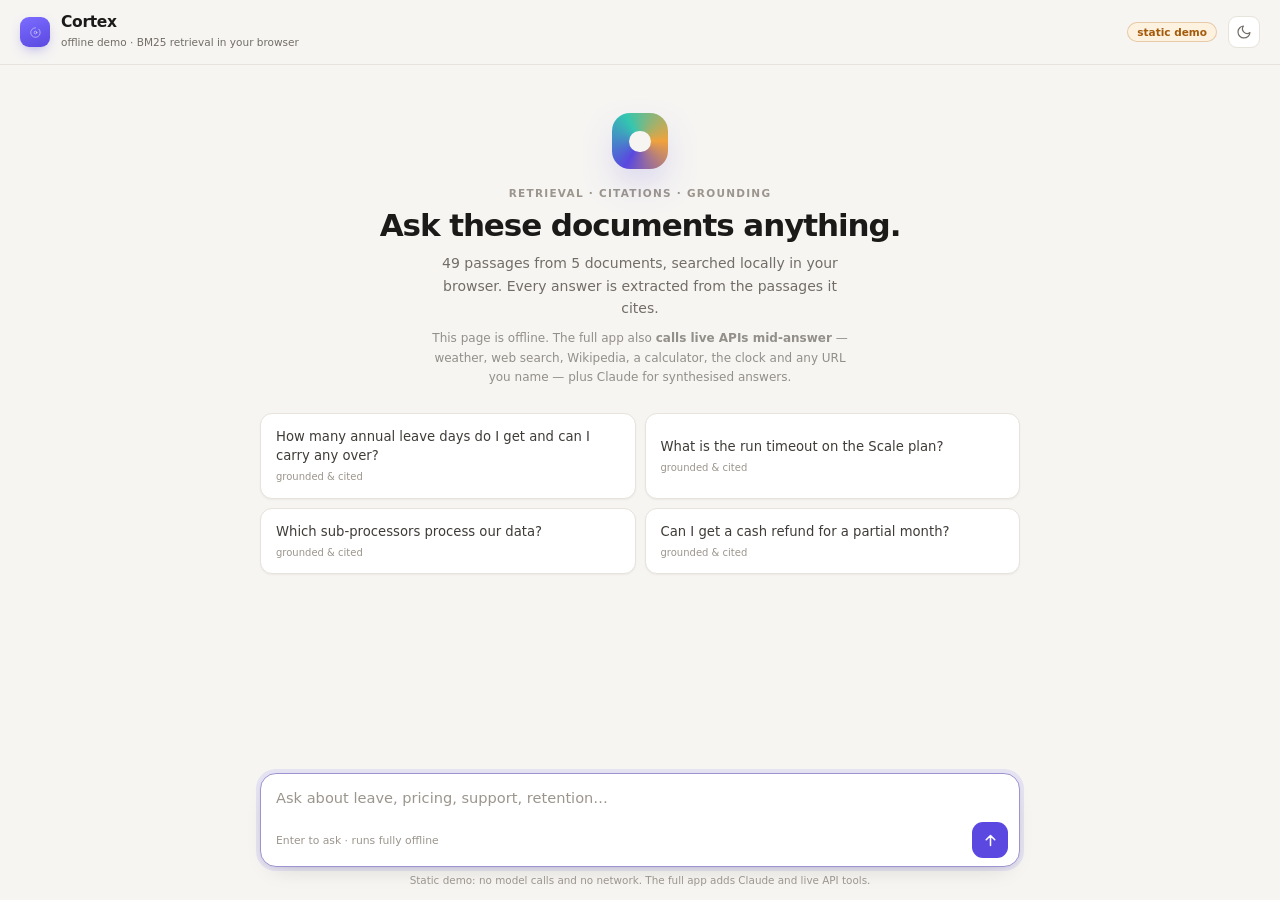
<file: Cortex-demo.html>
<!doctype html>
<html lang="en" data-theme="light">
<head>
<meta charset="utf-8">
<meta name="viewport" content="width=device-width, initial-scale=1">
<title>Cortex — offline demo</title>
<style>
:root{
  --bg:#f6f5f2; --panel:#fff; --panel-2:#fbfaf7; --panel-3:#f2f0ec;
  --ink:#1b1a18; --ink-2:#3f3c38; --muted:#726d66; --faint:#9b958d;
  --line:#e7e3dc; --line-strong:#d8d2c9;
  --accent:#5a48e0; --accent-2:#7c6cff; --accent-soft:#efecfe; --accent-line:#ded8fd;
  --ok:#0f7a5f; --ok-soft:#e6f5f0; --devel:#a55a09; --warn-soft:#fdf1e0;
  --shadow-md:0 1px 3px rgba(28,24,18,.06),0 10px 26px -14px rgba(28,24,18,.22);
  --shadow-lg:0 2px 6px rgba(28,24,18,.06),0 24px 60px -22px rgba(28,24,18,.30);
  --font:"Inter",ui-sans-serif,system-ui,-apple-system,"Segoe UI",Roboto,Arial,sans-serif;
  --mono:ui-monospace,"SF Mono",Menlo,Consolas,monospace;
}
[data-theme=dark]{
  --bg:#121211; --panel:#1a1917; --panel-2:#1f1e1b; --panel-3:#262420;
  --ink:#efece6; --ink-2:#d4cfc6; --muted:#a49e94; --faint:#847e74;
  --line:#2d2b27; --line-strong:#3b3833;
  --accent:#9a8bff; --accent-2:#b3a7ff; --accent-soft:#241f3f; --accent-line:#38305f;
  --ok:#4ed3a8; --ok-soft:#16302a; --devel:#f0b264; --warn-soft:#332614;
}
*{box-sizing:border-box}
body{margin:0;height:100vh;overflow:hidden;font-family:var(--font);background:var(--bg);color:var(--ink);
  -webkit-font-smoothing:antialiased;display:flex;flex-direction:column}
svg{width:16px;height:16px;fill:none;stroke:currentColor;stroke-width:1.8;stroke-linecap:round;stroke-linejoin:round}
header{display:flex;align-items:center;gap:11px;padding:14px 20px;border-bottom:1px solid var(--line);flex:none}
.logo{width:30px;height:30px;border-radius:9px;background:linear-gradient(160deg,var(--accent-2),var(--accent));
  display:grid;place-items:center;box-shadow:0 5px 14px -6px rgba(90,72,224,.7)}
.logo svg{stroke:#fff;width:17px;height:17px}
.brand{line-height:1.15}
.brand strong{font-size:15.5px;letter-spacing:-.02em;display:block}
.brand span{font-size:10.5px;color:var(--muted)}
.spacer{flex:1}
.pill{font-size:10.5px;font-weight:650;padding:3px 9px;border-radius:99px;background:var(--warn-soft);
  color:var(--devel);border:1px solid color-mix(in srgb,var(--devel) 26%,transparent);white-space:nowrap}
.iconbtn{width:32px;height:32px;border-radius:9px;border:1px solid var(--line);background:var(--panel);
  color:var(--muted);display:grid;place-items:center;cursor:pointer}
.iconbtn:hover{color:var(--ink);border-color:var(--line-strong)}
main{flex:1;overflow-y:auto;padding:22px 20px 8px}
.wrap{max-width:760px;margin:0 auto}
.hero{text-align:center;padding:26px 0 8px}
.orb{width:56px;height:56px;border-radius:18px;margin:0 auto 18px;background:conic-gradient(from 210deg,var(--accent),#33c6b0,#f0a23c,var(--accent));
  box-shadow:0 16px 40px -16px rgba(90,72,224,.7);position:relative}
.orb::after{content:"";position:absolute;inset:31%;border-radius:50%;background:var(--bg)}
.eyebrow{font-size:10.5px;text-transform:uppercase;letter-spacing:.12em;color:var(--faint);font-weight:640;margin:0 0 9px}
h1{font-size:clamp(24px,3.4vw,31px);letter-spacing:-.035em;margin:0 0 9px;font-weight:660;line-height:1.13}
.sub{color:var(--muted);font-size:14px;line-height:1.6;max-width:430px;margin:0 auto}
.grid{display:grid;grid-template-columns:1fr 1fr;gap:9px;margin-top:26px;text-align:left}
.card{text-align:left;cursor:pointer;padding:13px 15px;border-radius:12px;background:var(--panel);
  border:1px solid var(--line);font-size:13.2px;line-height:1.45;color:var(--ink-2);transition:.15s;
  box-shadow:0 1px 2px rgba(28,24,18,.05);font-family:inherit}
.card:hover{border-color:var(--accent-line);background:var(--accent-soft);color:var(--accent);transform:translateY(-1px)}
.card span{display:block;font-size:10px;color:var(--faint);margin-top:5px}
.card:hover span{color:var(--accent)}
.msg{display:flex;gap:11px;margin-bottom:24px}
.av{width:28px;height:28px;border-radius:9px;flex:none;display:grid;place-items:center;font-size:10.5px;
  font-weight:700;background:var(--panel-3);color:var(--muted);border:1px solid var(--line);margin-top:2px}
.msg.bot .av{background:linear-gradient(160deg,var(--accent-2),var(--accent));border:0}
.msg.bot .av svg{stroke:#fff;width:15px;height:15px}
.body{min-width:0;flex:1}
.who{font-size:11.8px;font-weight:650;margin-bottom:5px}
.msg.user .body{background:#f1eefb;border:1px solid var(--accent-line);padding:11px 15px;border-radius:14px 14px 14px 4px;font-size:14.2px;line-height:1.55}
[data-theme=dark] .msg.user .body{background:#242136}
.content{font-size:14.4px;line-height:1.68}
.content p{margin:0 0 10px}
.content ul{margin:0 0 11px;padding-left:21px}
.content li{margin:5px 0}
.content strong{font-weight:640}
.cite{display:inline-grid;place-items:center;min-width:17px;height:17px;padding:0 4px;margin:0 1px;
  vertical-align:1px;border-radius:5px;cursor:pointer;font-size:10.5px;font-weight:700;
  background:var(--accent-soft);color:var(--accent);border:1px solid var(--accent-line);font-family:var(--font)}
.cite:hover{background:var(--accent);color:#fff}
.srcwrap{margin-top:11px}
.srchead{display:inline-flex;align-items:center;gap:6px;font-size:11.8px;font-weight:600;color:var(--muted);
  background:none;border:0;cursor:pointer;padding:4px 0;font-family:inherit}
.srchead:hover{color:var(--accent)}
.srcs{display:flex;flex-wrap:wrap;gap:6px;margin-top:5px}
.chip{display:inline-flex;align-items:center;gap:6px;font-size:11.4px;padding:4px 9px 4px 6px;border-radius:8px;
  cursor:pointer;background:var(--panel-2);border:1px solid var(--line);color:var(--ink-2);font-family:inherit}
.chip:hover{border-color:var(--accent-line);background:var(--accent-soft);color:var(--accent)}
.chip .n{font-weight:700;font-size:9.5px;width:15px;height:15px;border-radius:4px;display:grid;place-items:center;
  background:var(--accent-soft);color:var(--accent)}
.chip .pg{color:var(--faint)}
.meta{display:flex;gap:8px;align-items:center;margin-top:9px;font-size:10.8px;color:var(--faint)}
.ground{display:inline-flex;align-items:center;gap:5px;font-size:10.8px;font-weight:560;padding:3px 8px;
  border-radius:99px;background:var(--ok-soft);color:var(--ok);border:1px solid color-mix(in srgb,var(--ok) 26%,transparent)}
footer{flex:none;padding:8px 20px 14px}
.composer{max-width:760px;margin:0 auto;background:var(--panel);border:1px solid var(--line-strong);
  border-radius:16px;padding:11px 11px 8px 15px;box-shadow:var(--shadow-md);display:flex;flex-direction:column;gap:8px}
.composer:focus-within{border-color:color-mix(in srgb,var(--accent) 45%,var(--line-strong));
  box-shadow:0 0 0 4px color-mix(in srgb,var(--accent) 11%,transparent),var(--shadow-md)}
textarea{width:100%;border:0;outline:0;resize:none;background:transparent;color:var(--ink);font:inherit;
  font-size:14.6px;line-height:1.55;max-height:140px;padding:2px 0 4px}
textarea::placeholder{color:var(--faint)}
.bar{display:flex;align-items:center;justify-content:space-between}
.hint{font-size:10.8px;color:var(--faint)}
.send{width:36px;height:36px;border-radius:11px;border:0;background:var(--accent);color:#fff;
  display:grid;place-items:center;cursor:pointer}
.send:disabled{opacity:.35;cursor:not-allowed}
.send svg{width:17px;height:17px;stroke-width:2.2}
.foot{max-width:760px;margin:7px auto 0;text-align:center;font-size:10.4px;color:var(--faint)}
.pop{position:fixed;z-index:60;width:min(430px,calc(100vw - 28px));background:var(--panel);
  border:1px solid var(--line-strong);border-radius:14px;box-shadow:var(--shadow-lg);padding:12px 14px 13px}
.pop h4{margin:0 0 2px;font-size:12.8px;letter-spacing:-.01em}
.pop .pm{font-size:10.8px;color:var(--faint);display:flex;gap:7px;flex-wrap:wrap}
.pop .pb{margin-top:9px;padding-top:9px;border-top:1px solid var(--line);font-size:12.4px;line-height:1.6;
  color:var(--ink-2);max-height:230px;overflow-y:auto;white-space:pre-wrap}
.pop .pb mark{background:color-mix(in srgb,var(--accent) 20%,transparent);color:inherit;border-radius:3px;padding:0 2px}
.x{position:absolute;top:9px;right:9px;width:24px;height:24px;border:0;background:none;color:var(--faint);
  cursor:pointer;border-radius:6px;display:grid;place-items:center}
.x:hover{background:var(--panel-3);color:var(--ink)}
.hidden{display:none!important}
@media(max-width:680px){.grid{grid-template-columns:1fr}main{padding:16px 13px 6px}footer{padding:6px 12px 12px}}
</style>
</head>
<body>
<header>
  <div class="logo"><svg viewBox="0 0 64 64"><path d="M32 14a18 18 0 1 0 12.7 5.3"/><circle cx="32" cy="32" r="5"/></svg></div>
  <div class="brand"><strong>Cortex</strong><span>offline demo · BM25 retrieval in your browser</span></div>
  <div class="spacer"></div>
  <span class="pill">static demo</span>
  <button class="iconbtn" id="theme" title="Toggle theme">
    <svg viewBox="0 0 24 24"><path d="M21 12.8A9 9 0 1 1 11.2 3a7 7 0 0 0 9.8 9.8z"/></svg>
  </button>
</header>

<main id="scroller">
  <div class="wrap" id="thread">
    <div class="hero" id="hero">
      <div class="orb"></div>
      <p class="eyebrow">retrieval · citations · grounding</p>
      <h1>Ask these documents anything.</h1>
      <p class="sub">49 passages from 5 documents, searched locally in your browser.
        Every answer is extracted from the passages it cites.</p>
      <p class="sub" style="margin-top:10px;font-size:12px;opacity:.75">
        This page is offline. The full app also <b>calls live APIs mid-answer</b> —
        weather, web search, Wikipedia, a calculator, the clock and any URL you name —
        plus Claude for synthesised answers.
      </p>
      <div class="grid" id="starters"></div>
    </div>
  </div>
</main>

<footer>
  <div class="composer">
    <textarea id="input" rows="1" placeholder="Ask about leave, pricing, support, retention…"></textarea>
    <div class="bar">
      <span class="hint">Enter to ask · runs fully offline</span>
      <button class="send" id="send" aria-label="Send">
        <svg viewBox="0 0 24 24"><path d="M12 19V5M6 11l6-6 6 6"/></svg>
      </button>
    </div>
  </div>
  <div class="foot">Static demo: no model calls and no network. The full app adds Claude and live API tools.</div>
</footer>

<div class="pop hidden" id="pop">
  <button class="x" id="popx"><svg viewBox="0 0 24 24"><path d="M6 6l12 12M18 6L6 18"/></svg></button>
  <h4 id="popt"></h4>
  <div class="pm" id="popm"></div>
  <div class="pb" id="popb"></div>
</div>

<script>
const CHUNKS = [{"d":"Aurora_Flow_Product_Guide.md","h":"Aurora Flow — Product Guide (v4.2) › What Aurora Flow is","p":1,"t":"Aurora Flow — Product Guide (v4.2) › What Aurora Flow is\n\nAurora Flow is a workflow automation platform for mid-market operations teams. It connects business systems, adds human approval steps, and gives teams a single audit trail. Version 4.2 shipped **12 March 2026** and is the current generally available release."},{"d":"Aurora_Flow_Product_Guide.md","h":"Aurora Flow — Product Guide (v4.2) › Core concepts","p":1,"t":"Aurora Flow — Product Guide (v4.2) › Core concepts\n\n**Workspaces** group related flows, members and data. Each customer account starts with one workspace; Enterprise plans support up to 50.\n\n**Flows** are the automation units. A flow starts with a trigger, then runs a sequence of steps: actions (HTTP requests, database writes, notifications) and gates (human approvals, condition checks). A single flow can hold up to **250 steps**.\n\n**Runs** are executions of a flow. The default maximum run duration is **15 minutes**; the hard limit for any run is 2 hours. Long-running work should be split using the *Wait* step, which can pause a flow for up to 30 days.\n\n**Credentials** are encrypted at rest with AES-256 and are never exposed to flow authors after saving. Keys can be scoped per workspace."},{"d":"Aurora_Flow_Product_Guide.md","h":"Aurora Flow — Product Guide (v4.2) › Triggers","p":1,"t":"Aurora Flow — Product Guide (v4.2) › Triggers\n\n- **Webhook** — unique HTTPS endpoint per flow, 10 requests per second per flow.\n- **Schedule** — cron-style, minimum interval 1 minute, time zone aware.\n- **Event** — native listeners for HubSpot, Salesforce, Xero, Slack, Jira and Google Workspace.\n- **Manual** — run on demand from the UI or API.\n\nWebhook payloads are retained for **7 days** on all plans (30 days on Enterprise) for replay and debugging."},{"d":"Aurora_Flow_Product_Guide.md","h":"Aurora Flow — Product Guide (v4.2) › Plans and limits (2026 pricing)","p":1,"t":"Aurora Flow — Product Guide (v4.2) › Plans and limits (2026 pricing)\n\n| Plan | Monthly price | Included runs | Max flows | Seats included | Run timeout |\n| --- | --- | --- | --- | --- | --- |\n| Starter | $49 | 5,000 | 20 | 3 | 5 min |\n| Growth | $199 | 40,000 | 100 | 10 | 15 min |\n| Scale | $649 | 250,000 | Unlimited | 25 | 60 min |\n| Enterprise | Custom | Custom | Unlimited | Custom | 120 min |\n\nOverage is billed at **$0.004 per run** on Starter and Growth, and $0.0025 on Scale. Extra seats are $15 each per month on all self-serve plans. Annual billing saves 18%.\n\nSandbox environments are available on Scale and Enterprise and are billed at 30% of the production plan price."},{"d":"Aurora_Flow_Product_Guide.md","h":"Aurora Flow — Product Guide (v4.2) › Approvals","p":1,"t":"Aurora Flow — Product Guide (v4.2) › Approvals\n\nHuman approval gates can require a specific role, any member of a team, or a named approver. The default approval timeout is **48 hours**, after which the gate escalates to the assignee's manager. Approvers can act from email, Slack or the mobile app. Every decision records the approver, timestamp and IP address.\n\nApproval steps do not consume runs while waiting."},{"d":"Aurora_Flow_Product_Guide.md","h":"Aurora Flow — Product Guide (v4.2) › Integrations","p":1,"t":"Aurora Flow — Product Guide (v4.2) › Integrations\n\nAurora Flow ships 84 native connectors. The most used are Slack, HubSpot, Salesforce, Xero, Jira, Notion, Google Sheets, Microsoft Teams, Zendesk and Shopify. Anything without a native connector can be reached with the **HTTP step**, which supports OAuth 2.0, API keys, mTLS and custom headers.\n\nThe public REST API is rate-limited to **600 requests per minute per account**. API keys are created per workspace and shown only once."},{"d":"Aurora_Flow_Product_Guide.md","h":"Aurora Flow — Product Guide (v4.2) › AI features (beta)","p":1,"t":"Aurora Flow — Product Guide (v4.2) › AI features (beta)\n\nThe **Flow Copilot** lets users describe a workflow in natural language and generates a draft flow. Generated flows are always created in draft state and must be reviewed before activation. Copilot is available on Scale and Enterprise plans, limited to 500 generations per month per account; extra generations cost $0.02 each.\n\nThe **Anomaly Digest** uses run history to flag flows whose failure rate or duration deviates more than 3 standard deviations from their 30-day baseline. It emails a weekly digest on Mondays at 08:00 in the workspace's time zone."},{"d":"Aurora_Flow_Product_Guide.md","h":"Aurora Flow — Product Guide (v4.2) › Reliability and SLA","p":1,"t":"Aurora Flow — Product Guide (v4.2) › Reliability and SLA\n\nProduction targets: **99.9% monthly uptime** for the Flow Engine on Growth and above; 99.95% on Enterprise. Scheduled maintenance is announced at least 72 hours in advance and does not count against uptime. Service credits: 10% of monthly fees for uptime between 99.0% and 99.9%, 25% below 99.0%.\n\nStatus is published at status.auroraflow.example. Post-incident reviews are published within 5 business days for any severity-1 incident."},{"d":"Aurora_Flow_Product_Guide.md","h":"Aurora Flow — Product Guide (v4.2) › Data, security and compliance","p":1,"t":"Aurora Flow — Product Guide (v4.2) › Data, security and compliance\n\nRuns and payloads are retained for **30 days** by default (90 days on Scale, 12 months on Enterprise). Customer data is hosted in the EU (Frankfurt) or the US (Virginia), chosen at workspace creation and not changeable afterwards.\n\nAurora Flow is SOC 2 Type II certified, GDPR compliant, and offers a signed DPA on request. Data is encrypted in transit with TLS 1.2+ and at rest with AES-256. Backups run every 6 hours and are retained for 35 days.\n\nSingle sign-on via SAML 2.0 and SCIM provisioning are included on Scale and Enterprise. Audit logs are retained for 12 months on Enterprise, 90 days on Scale."},{"d":"Aurora_Flow_Product_Guide.md","h":"Aurora Flow — Product Guide (v4.2) › Mobile and accessibility","p":1,"t":"Aurora Flow — Product Guide (v4.2) › Mobile and accessibility\n\nThe mobile app supports approvals, run monitoring and push alerts. It requires iOS 16+ or Android 12+. The web app targets WCAG 2.2 AA; the flow canvas has full keyboard navigation as of v4.1."},{"d":"Aurora_Flow_Product_Guide.md","h":"Aurora Flow — Product Guide (v4.2) › Getting started","p":1,"t":"Aurora Flow — Product Guide (v4.2) › Getting started\n\nTypical time to first production flow is **under one hour**. The onboarding wizard imports a template, connects one system and runs a test execution. Templates are available for employee onboarding, invoice approval, lead routing and churn alerts."},{"d":"Aurora_Employee_Handbook.md","h":"Aurora Labs — Employee Handbook 2026 › About this handbook","p":1,"t":"Aurora Labs — Employee Handbook 2026 › About this handbook\n\nThis handbook applies to all permanent employees, fixed-term contractors and interns at Aurora Labs (Pty) Ltd, headquartered in Cape Town with a satellite office in Johannesburg. It is reviewed every January by the People team. Where this handbook conflicts with a signed employment contract, the contract takes precedence.\n\nQuestions about anything in this document go to people@auroralabs.example."},{"d":"Aurora_Employee_Handbook.md","h":"Aurora Labs — Employee Handbook 2026 › Leave and time off › Annual leave","p":1,"t":"Aurora Labs — Employee Handbook 2026 › Leave and time off › Annual leave\n\nPermanent employees accrue **25 days of paid annual leave per calendar year**, in addition to public holidays. Leave accrues monthly at 2.08 days per month and is available from the first day of employment. Up to **5 unused days may be carried over** into the next calendar year and must be used by 31 March, after which they are forfeited.\n\nLeave requests are made in Aurora Flow under *People → Time off*. Requests longer than five consecutive working days need approval from both the line manager and the People team. During December, the company enforces a **minimum team coverage of 50%** — managers may decline leave that would breach this."},{"d":"Aurora_Employee_Handbook.md","h":"Aurora Labs — Employee Handbook 2026 › Leave and time off › Sick leave","p":1,"t":"Aurora Labs — Employee Handbook 2026 › Leave and time off › Sick leave\n\nEmployees receive **30 days of paid sick leave per three-year cycle**. A medical certificate is required for any absence longer than two consecutive days. Sick leave may not be converted to cash and does not carry over between cycles."},{"d":"Aurora_Employee_Handbook.md","h":"Aurora Labs — Employee Handbook 2026 › Leave and time off › Parental leave","p":1,"t":"Aurora Labs — Employee Handbook 2026 › Leave and time off › Parental leave\n\n- **Primary caregiver:** 20 weeks fully paid.\n- **Secondary caregiver:** 8 weeks fully paid.\n- Adoption and surrogacy follow the same structure as parental leave, effective from the date the child joins the household.\n- Employees returning from parental leave may request a phased return (60% hours at full pay) for the first four weeks."},{"d":"Aurora_Employee_Handbook.md","h":"Aurora Labs — Employee Handbook 2026 › Leave and time off › Study and exam leave","p":1,"t":"Aurora Labs — Employee Handbook 2026 › Leave and time off › Study and exam leave\n\nEmployees may take **5 days of paid study leave per year** for approved courses related to their role. Approval is at manager discretion. Exam leave is deducted from this allowance."},{"d":"Aurora_Employee_Handbook.md","h":"Aurora Labs — Employee Handbook 2026 › Working arrangements › Remote and hybrid work","p":1,"t":"Aurora Labs — Employee Handbook 2026 › Working arrangements › Remote and hybrid work\n\nAurora Labs operates a **hybrid-first** model. All employees may work remotely up to **3 days per week**, with Tuesdays and Thursdays designated as anchor days in the office for teams. Fully remote arrangements require VP approval and a documented home-office assessment."},{"d":"Aurora_Employee_Handbook.md","h":"Aurora Labs — Employee Handbook 2026 › Working arrangements › Core hours","p":1,"t":"Aurora Labs — Employee Handbook 2026 › Working arrangements › Core hours\n\nCore collaboration hours are **10:00–15:00 SAST**, Monday to Friday. Outside core hours, employees may schedule work flexibly, provided they attend meetings and meet deliverables. Employees in other time zones agree core hours with their manager, with at least four overlapping hours with their team."},{"d":"Aurora_Employee_Handbook.md","h":"Aurora Labs — Employee Handbook 2026 › Working arrangements › Home-office allowance","p":1,"t":"Aurora Labs — Employee Handbook 2026 › Working arrangements › Home-office allowance\n\n- **New employees:** R12,000 one-off stipend, payable after probation, for a desk, chair or monitor.\n- **Existing employees:** R2,500 annual refresh allowance.\n- Equipment bought with the stipend belongs to the employee after 12 months of use."},{"d":"Aurora_Employee_Handbook.md","h":"Aurora Labs — Employee Handbook 2026 › Working arrangements › Internet and power","p":1,"t":"Aurora Labs — Employee Handbook 2026 › Working arrangements › Internet and power\n\nThe company reimburses **up to R800 per month** for home internet where remote work exceeds 2 days per week. During scheduled load-shedding, employees may claim a **R350 monthly backup-power allowance** without submitting invoices."},{"d":"Aurora_Employee_Handbook.md","h":"Aurora Labs — Employee Handbook 2026 › Expenses","p":1,"t":"Aurora Labs — Employee Handbook 2026 › Expenses\n\nAll expenses must be submitted within **30 days** of the transaction through Aurora Flow → Finance → Expenses. Receipts are mandatory for any claim above R150.\n\n| Category | Limit |\n| --- | --- |\n| Local accommodation | R2,400 per night |\n| International accommodation | R4,500 per night |\n| Meals during travel | R650 per day |\n| Client entertainment | R1,100 per person, pre-approved by a director |\n| Taxi / ride-hailing after 20:00 | Approved for safety, no cap |\n\nExpenses above R10,000 in total per month require an additional finance review. Corporate cards are issued to directors and team leads only."},{"d":"Aurora_Employee_Handbook.md","h":"Aurora Labs — Employee Handbook 2026 › Learning and development","p":1,"t":"Aurora Labs — Employee Handbook 2026 › Learning and development\n\nEach employee has an annual **L&D budget of R25,000** for courses, certifications, books and conferences. Requests are made in Aurora Flow and auto-approved if the amount is under R5,000 and the course relates to the employee's development plan. Unused L&D budget expires on 31 December and is not paid out.\n\nThe company runs **Learning Friday**: the last Friday of each month is reserved for learning, with no internal meetings scheduled."},{"d":"Aurora_Employee_Handbook.md","h":"Aurora Labs — Employee Handbook 2026 › Performance and progression","p":1,"t":"Aurora Labs — Employee Handbook 2026 › Performance and progression\n\nPerformance is reviewed twice a year (April and October) using a four-point scale: *Below, Meeting, Exceeding, Outstanding*. Promotion cycles run in **May and November**. Employees must be in their current role for at least 6 months and rated *Exceeding* or above to be eligible for promotion.\n\nCompensation is benchmarked annually against the South African market using a 60th percentile target. Bonuses, where applicable, are paid in December and are discretionary."},{"d":"Aurora_Employee_Handbook.md","h":"Aurora Labs — Employee Handbook 2026 › Conduct, security and data › Device and account security","p":1,"t":"Aurora Labs — Employee Handbook 2026 › Conduct, security and data › Device and account security\n\nAll laptops must have full-disk encryption and the Aurora endpoint agent installed. Passwords must be at least **14 characters** and managed in the company password manager — reuse is prohibited. Multi-factor authentication is mandatory on all company accounts. Hardware security keys are issued to engineering, finance and executive staff."},{"d":"Aurora_Employee_Handbook.md","h":"Aurora Labs — Employee Handbook 2026 › Conduct, security and data › Confidentiality","p":1,"t":"Aurora Labs — Employee Handbook 2026 › Conduct, security and data › Confidentiality\n\nCustomer data may only be processed in systems approved by the Security team. Copying production data to personal devices is prohibited. Any suspected data breach must be reported to security@auroralabs.example **within 1 hour** of discovery; the incident hotline is +27 21 555 0142."},{"d":"Aurora_Employee_Handbook.md","h":"Aurora Labs — Employee Handbook 2026 › Conduct, security and data › AI tool usage","p":1,"t":"Aurora Labs — Employee Handbook 2026 › Conduct, security and data › AI tool usage\n\nEmployees may use approved AI assistants (currently Claude via the company workspace) for drafting and analysis. **Customer data must never be pasted into unapproved AI tools.** AI-generated content that is shared externally must be reviewed by a human owner who takes responsibility for accuracy. Use of AI in hiring decisions is not permitted."},{"d":"Aurora_Employee_Handbook.md","h":"Aurora Labs — Employee Handbook 2026 › Travel","p":1,"t":"Aurora Labs — Employee Handbook 2026 › Travel\n\nDomestic travel is booked through the travel desk at least **7 days** in advance; international travel at least **21 days** in advance. Economy class for flights under 6 hours, premium economy for flights over 6 hours with director approval. Travel insurance is arranged automatically."},{"d":"Aurora_Employee_Handbook.md","h":"Aurora Labs — Employee Handbook 2026 › Onboarding","p":1,"t":"Aurora Labs — Employee Handbook 2026 › Onboarding\n\nNew employees receive their laptop by courier **before** their start date. Week 1 includes security training, a product deep-dive and a buddy assignment. Probation is **3 months** for individual contributors and **6 months** for managers. A first performance conversation happens at day 30."},{"d":"Aurora_Employee_Handbook.md","h":"Aurora Labs — Employee Handbook 2026 › Leaving Aurora","p":1,"t":"Aurora Labs — Employee Handbook 2026 › Leaving Aurora\n\nNotice periods: **30 days** for individual contributors, **60 days** for managers and directors. Exit interviews are conducted by the People team. Leave payouts are limited to the 5 carried-over days described above. Laptops must be returned within 5 working days of the last day."},{"d":"Aurora_Employee_Handbook.md","h":"Aurora Labs — Employee Handbook 2026 › Getting help","p":1,"t":"Aurora Labs — Employee Handbook 2026 › Getting help\n\n- People team: people@auroralabs.example\n- IT service desk: helpdesk@auroralabs.example or #it-help on Slack\n- Security incidents: security@auroralabs.example (1-hour reporting rule)\n- Payroll queries: payroll@auroralabs.example — cut-off for monthly changes is the **15th**."},{"d":"Aurora_Flow_Pricing_2026.csv","h":"","p":1,"t":"Starter — Monthly price (USD): 49, Annual price (USD): 482, Included runs: 5000, Max flows: 20, Seats: 3, Run timeout (min): 5, Support tier: Standard, Sandbox: No.\n\nGrowth — Monthly price (USD): 199, Annual price (USD): 1958, Included runs: 40000, Max flows: 100, Seats: 10, Run timeout (min): 15, Support tier: Priority, Sandbox: No.\n\nScale — Monthly price (USD): 649, Annual price (USD): 6386, Included runs: 250000, Max flows: Unlimited, Seats: 25, Run timeout (min): 60, Support tier: Named engineer, Sandbox: Yes.\n\nEnterprise — Monthly price (USD): Custom, Annual price (USD): Custom, Included runs: Custom, Max flows: Unlimited, Seats: Custom, Run timeout (min): 120, Support tier: Named engineer + QBR, Sandbox: Yes."},{"d":"Aurora_Support_Playbook.md","h":"Aurora Labs — Customer Support Playbook › Purpose and scope","p":1,"t":"Aurora Labs — Customer Support Playbook › Purpose and scope\n\nThis playbook defines how the Support team handles customer conversations for Aurora Flow. It covers severity definitions, response targets, escalation, refunds and the most common troubleshooting paths. The playbook is owned by the Head of Support and reviewed quarterly."},{"d":"Aurora_Support_Playbook.md","h":"Aurora Labs — Customer Support Playbook › Support channels and hours","p":1,"t":"Aurora Labs — Customer Support Playbook › Support channels and hours\n\n- **In-app chat and email** — 07:00 to 19:00 SAST, Monday to Friday.\n- **Emergency line** — 24/7 for severity-1 incidents only, reachable from the status page.\n- **Community forum** — monitored during business hours.\n\nFirst response targets are measured in **business hours**. Weekends and South African public holidays do not count."},{"d":"Aurora_Support_Playbook.md","h":"Aurora Labs — Customer Support Playbook › Severity definitions","p":1,"t":"Aurora Labs — Customer Support Playbook › Severity definitions\n\n| Severity | Definition | First response | Update cadence |\n| --- | --- | --- | --- |\n| S1 — Critical | Platform unavailable or data loss for multiple customers | 15 minutes, 24/7 | Every 60 minutes |\n| S2 — High | Major feature broken with no workaround; single customer fully blocked | 1 hour | Every 4 business hours |\n| S3 — Normal | Feature impaired but a workaround exists | 8 business hours | Every 2 business days |\n| S4 — Low | Question, cosmetic issue, feature request | 2 business days | As needed |\n\nAny ticket can be upgraded to S1 by an on-call engineer if the impact justifies it. Downgrades require the Support Lead's approval."},{"d":"Aurora_Support_Playbook.md","h":"Aurora Labs — Customer Support Playbook › Response and resolution targets","p":1,"t":"Aurora Labs — Customer Support Playbook › Response and resolution targets\n\n- Starter plan: standard targets above.\n- Growth plan: **S2 first response within 30 minutes**, S3 within 4 business hours.\n- Scale and Enterprise: **named support engineer**, S2 within 15 minutes, plus a monthly review call.\n\nResolution (not just response) targets: S1 — 4 hours; S2 — 2 business days; S3 — 10 business days. These are goals, not contractual SLAs, except where the Enterprise agreement says otherwise."},{"d":"Aurora_Support_Playbook.md","h":"Aurora Labs — Customer Support Playbook › The escalation matrix","p":1,"t":"Aurora Labs — Customer Support Playbook › The escalation matrix\n\n1. **Tier 1 (Support Specialist)** — triage, known-issue fixes, account questions.\n2. **Tier 2 (Support Engineer)** — log analysis, configuration problems, API issues.\n3. **Tier 3 (On-call Engineering)** — suspected platform bugs, data integrity, security.\n\nTier 2 must be engaged within 30 minutes for any S1 or S2. Tier 3 is paged through PagerDuty by the on-call engineer; support agents do not page Tier 3 directly. The **Incident Commander** for any S1 is the on-call engineering lead, not the support agent.\n\nStatus updates during S1 go to the customer every **60 minutes**, even when there is no new information."},{"d":"Aurora_Support_Playbook.md","h":"Aurora Labs — Customer Support Playbook › Refunds, credits and cancellation","p":1,"t":"Aurora Labs — Customer Support Playbook › Refunds, credits and cancellation\n\nSelf-serve plans (Starter, Growth, Scale) can be cancelled at any time from billing settings and remain active until the end of the paid period. The company does **not** provide cash refunds for partial months. Instead, the standard remedy is:\n\n- **14-day money-back guarantee** for first-time subscribers, measured from the first successful payment.\n- Pro-rata service credits for downtime, applied against the next invoice.\n- Duplicate or accidental charges are refunded in full when reported within **60 days**.\n\nEnterprise agreements follow the signed contract; the standard Enterprise remedy is a service credit, not a cash refund.\n\nAnnual plans cancelled mid-term receive a credit for unused full months, minus any discount already applied. Credits expire after 12 months."},{"d":"Aurora_Support_Playbook.md","h":"Aurora Labs — Customer Support Playbook › Identity verification before account changes","p":1,"t":"Aurora Labs — Customer Support Playbook › Identity verification before account changes\n\nSupport must verify the requester before changing billing details, SSO settings or workspace ownership. Acceptable verification: a signed email from the workspace owner's domain, or a video call plus government ID. **Never** reset MFA on the basis of an email request alone — escalate to the Security team."},{"d":"Aurora_Support_Playbook.md","h":"Aurora Labs — Customer Support Playbook › Common troubleshooting paths › Runs failing with timeout","p":1,"t":"Aurora Labs — Customer Support Playbook › Common troubleshooting paths › Runs failing with timeout\n\nCheck the flow's plan limit: Starter flows stop after 5 minutes, Growth after 15, Scale after 60. Split long work with the *Wait* step, or reduce batch size in loop steps. If a run exceeds the limit on Enterprise, open an S3 ticket and attach the run ID."},{"d":"Aurora_Support_Playbook.md","h":"Aurora Labs — Customer Support Playbook › Common troubleshooting paths › Webhooks not arriving","p":1,"t":"Aurora Labs — Customer Support Playbook › Common troubleshooting paths › Webhooks not arriving\n\nConfirm the endpoint shows *Active*, that the sender is using the flow's unique URL, and that the request is JSON. Aurora Flow retries failed deliveries 3 times with exponential backoff over 10 minutes. Payload replay is available for 7 days."},{"d":"Aurora_Support_Playbook.md","h":"Aurora Labs — Customer Support Playbook › Common troubleshooting paths › Approval stuck in pending","p":1,"t":"Aurora Labs — Customer Support Playbook › Common troubleshooting paths › Approval stuck in pending\n\nApprovals escalate automatically after 48 hours. If the approver has left the company, a workspace admin can reassign the gate. If escalation did not fire, capture the run ID and raise an S3 — this was a known defect fixed in v4.1."},{"d":"Aurora_Support_Playbook.md","h":"Aurora Labs — Customer Support Playbook › Common troubleshooting paths › SSO login loop","p":1,"t":"Aurora Labs — Customer Support Playbook › Common troubleshooting paths › SSO login loop\n\nUsually caused by a clock skew above 5 minutes or an expired SAML certificate. Ask the customer's IT admin to re-upload the certificate in workspace settings. SCIM provisioning issues are Tier 2."},{"d":"Aurora_Support_Playbook.md","h":"Aurora Labs — Customer Support Playbook › Common troubleshooting paths › Rate limit errors from the API","p":1,"t":"Aurora Labs — Customer Support Playbook › Common troubleshooting paths › Rate limit errors from the API\n\nThe public API allows 600 requests per minute per account. Clients should honour the `Retry-After` header. Repeated bursts above the limit can trigger a temporary 15-minute block, which Tier 2 can lift."},{"d":"Aurora_Support_Playbook.md","h":"Aurora Labs — Customer Support Playbook › Known issues (as of v4.2)","p":1,"t":"Aurora Labs — Customer Support Playbook › Known issues (as of v4.2)\n\n- Mobile push notifications may arrive twice on Android 14 when battery optimisation is disabled. Fix scheduled for v4.3.\n- CSV exports over 200,000 rows time out in the browser. Use the API export endpoint instead.\n- Workspace names with emoji are rejected by the billing portal but accepted in the app."},{"d":"Aurora_Support_Playbook.md","h":"Aurora Labs — Customer Support Playbook › Customer communication standards","p":1,"t":"Aurora Labs — Customer Support Playbook › Customer communication standards\n\n- Always acknowledge impact before explaining cause.\n- Never speculate about root cause in an S1 update; say what is known and when the next update will come.\n- Avoid promising a fix date unless Engineering has committed to one in writing.\n- Close tickets with a one-paragraph summary of what was done and links to relevant documentation."},{"d":"Aurora_Support_Playbook.md","h":"Aurora Labs — Customer Support Playbook › Feature requests","p":1,"t":"Aurora Labs — Customer Support Playbook › Feature requests\n\nFeature requests are logged in the product board with the customer's plan tier and estimated deal value. Requests from Scale and Enterprise customers are reviewed weekly by Product. There is no commitment to delivery timelines."},{"d":"Aurora_Data_Retention_Policy.pdf","h":"Aurora Labs - Data Retention & Sub-processor Policy","p":1,"t":"Aurora Labs - Data Retention & Sub-processor Policy\n\nOwner: Information Security | Version 3.1 | Effective 1 April 2026 | Review: annual\n1. Purpose\n\nThis policy defines how long Aurora Labs retains customer and operational data, and how sub-processors are\nmanaged. It applies to all production systems and to every employee who handles customer data.\n2. Retention periods\n\nCustomer records are retained for 7 years after account closure, as required by financial record-keeping\nobligations. Audit logs are retained for 18 months. Application logs are retained for 30 days, and database backups\nare destroyed after 90 days.\nFlow run payloads follow the product retention schedule: 30 days by default, 90 days on Scale and 12 months on\nEnterprise. Deletion requests are validated against the workspace owner and processed within 30 days."},{"d":"Aurora_Data_Retention_Policy.pdf","h":"Sub-processors","p":2,"t":"Sub-processors\n\nAurora Labs uses the following sub-processors. Each is bound by a data processing agreement that meets or\nexceeds our own commitments to customers.\nSub-processor Purpose Location"},{"d":"Aurora_Data_Retention_Policy.pdf","h":"Change notification","p":2,"t":"Change notification\n\nCustomers are notified at least 30 days before a new sub-processor is added and may object in writing. Objections\nare reviewed by the DPO within 10 business days.\n5. Breach notification\n\nConfirmed data breaches are reported to affected customers within 72 hours, and to the Information Regulator\nwhere POPIA requires it. Internally, any suspected breach must reach the Security team within 1 hour of discovery\n(security@auroralabs.example).\n6. Roles\n\nThe Chief Information Security Officer owns this policy. The Data Protection Officer approves sub-processor\nchanges and handles regulator communication. Engineering teams own deletion automation for their systems."}];
const SUGGESTED = ["How many annual leave days do I get and can I carry any over?", "What is the run timeout on the Scale plan?", "Which sub-processors process our data?", "Can I get a cash refund for a partial month?"];

/* ---------- BM25 ---------- */
const STOP = new Set("a an and are as at be been being but by can could did do does doing for from had has have having he her here hers him his how i if in into is it its itself just me more most my no nor not of off on once only or other our out over own same she should so some such than that the their them then there these they this those through to too under until up very was we were what when where which while who whom why will with would you your many much any also still just get got please tell".split(" "));
const stem = t => t.length>5&&t.endsWith("ing")?t.slice(0,-3):
  t.length>5&&t.endsWith("ied")?t.slice(0,-3)+"y":
  t.length>4&&t.endsWith("ies")?t.slice(0,-3)+"y":
  t.length>4&&t.endsWith("es")&&!t.endsWith("ses")?t.slice(0,-2):
  t.length>3&&t.endsWith("s")&&!t.endsWith("ss")?t.slice(0,-1):t;
const tok = s => (s.toLowerCase().match(/[a-z0-9][a-z0-9'\-]*/g)||[])
  .map(x=>x.replace(/^['-]+|['-]+$/g,"")).filter(x=>x.length>1&&!STOP.has(x)).map(stem);

const DOCS = CHUNKS.map(c => ({
  ...c,
  toks: tok(c.t + " " + c.d + " " + c.h),
  raw: (" " + c.t + " " + c.d + " " + c.h + " ").toLowerCase().replace(/[ \t\n\r]+/g, " ")
}));
// plain (unstemmed) words for phrase matching
const words = s => (s.toLowerCase().match(/[a-z0-9][a-z0-9'-]*/g) || []).filter(w => w.length > 2);
const N = DOCS.length;
const avgdl = DOCS.reduce((a,d)=>a+d.toks.length,0)/N;
const df = {};
DOCS.forEach(d => new Set(d.toks).forEach(t => df[t]=(df[t]||0)+1));
const idf = t => Math.log(1 + (N-(df[t]||0)+0.5)/((df[t]||0)+0.5));

function bm25(qt, phraseBonus){
  const k1=1.5,b=0.75;
  return DOCS.map(d=>{
    const tf={}; d.toks.forEach(t=>tf[t]=(tf[t]||0)+1);
    let s=0;
    for(const t of new Set(qt)){
      const f=tf[t]; if(!f) continue;
      s += idf(t) * (f*(k1+1))/(f + k1*(1-b+b*d.toks.length/avgdl));
    }
    s = s / Math.max(1, Math.sqrt(new Set(qt).size));
    return s + (phraseBonus ? phraseBonus(d) : 0);
  });
}

// adjacent query-word pairs appearing verbatim ("annual leave", "carry over")
function phraseMatcher(q){
  const w = words(q);
  const pairs = [];
  for(let i=0;i<w.length-1;i++) pairs.push(w[i]+" "+w[i+1]);
  if(!pairs.length) return null;
  return d => pairs.reduce((a,p)=> a + (d.raw.includes(" "+p+" ") ? 1 : 0), 0) * 1.8;
}

function search(q){
  const qt = tok(q);
  const scores = bm25(qt, phraseMatcher(q));
  const idx = scores.map((s,i)=>({s,i})).filter(x=>x.s>0).sort((a,b)=>b.s-a.s).slice(0,6);
  return idx.map(({s,i},rank)=>({...DOCS[i], score:s, rank, idx:i}));
}

function qtSize(q){ return Math.max(1, new Set(tok(q)).size); }

// terms the corpus has never seen ("ceo", "berlin") mean we cannot answer
function unknownTerms(q){
  return [...new Set(tok(q))].filter(t => !(df[t] > 0) && t.length > 2);
}

/* ---------- answer ---------- */
const sentences = t => t.split(/\n\s*\n/).flatMap(p=>p.replace(/\s+/g," ").split(/(?<=[.!?])\s+/))
  .map(s=>s.trim()).filter(s=>s.length>30);

function answer(q, hits){
  const qt = new Set(tok(q));
  const picked = [];
  const seen = new Set();
  hits.slice(0,3).forEach((h,i)=>{
    let body = h.t;
    if (h.h && body.startsWith(h.h)) body = body.slice(h.h.length).replace(/^\n+/,"");
    let taken=0;
    for(const s of sentences(body)){
      const key = s.slice(0,60).toLowerCase();
      if(seen.has(key) || s.includes("| ---")) continue;
      const ts = new Set(tok(s));
      let shared=0; qt.forEach(t=>{ if(ts.has(t)) shared++; });
      if(!shared) continue;
      seen.add(key);
      picked.push({ txt: s.replace(/\*\*/g,""), n: i+1, sc: shared/Math.sqrt(qt.size||1) });
      if(++taken>=2) break;
    }
  });
  picked.sort((a,b)=>b.sc-a.sc);
  const best = picked.length? picked[0].sc : 0;
  const keep = picked.filter(p=>p.sc >= best*0.5).slice(0,4);
  keep.sort((a,b)=>a.n-b.n);
  return keep;
}

function verified(sent, hits){
  const c = (sent.match(/\[(\d)\]/g)||[]).map(x=>+x[1]);
  if(!c.length) return false;
  const probe = tok(sent.replace(/\[\d\]/g," "));
  const src = new Set(tok(hits[(c[0]||1)-1]?.t||""));
  if(!probe.length) return false;
  let shared=0; probe.forEach(t=>{ if(src.has(t)) shared++; });
  return shared/probe.length >= 0.42;
}

/* ---------- render ---------- */
const $ = s => document.querySelector(s);
const esc = s => String(s).replace(/[&<>"]/g,c=>({"&":"&amp;","<":"&lt;",">":"&gt;",'"':"&quot;"}[c]));
const thread = $("#thread"), scroller = $("#scroller");
let busy = false;

function markdown(t){
  const inline = s => esc(s)
    .replace(/\*\*([^*]+)\*\*/g, "<strong>$1</strong>")
    .replace(/\[(\d)\]/g, '<button class="cite" data-n="$1">$1</button>');

  const out = [];
  let list = null;
  for (const raw of t.split("\n")) {
    const line = raw.trim();
    if (!line) { if (list) { out.push(list); list = null; } continue; }
    if (line.startsWith("- ")) {
      if (!list) list = ["<ul>"];
      list.push("<li>" + inline(line.slice(2)) + "</li>");
    } else {
      if (list) { out.push(list); list = null; }
      out.push("<p>" + inline(line) + "</p>");
    }
  }
  if (list) out.push(list);
  return out.map(x => Array.isArray(x) ? x.join("") + "</ul>" : x).join("");
}

function addUser(text){
  const el = document.createElement("div");
  el.className = "msg user";
  el.innerHTML = `<div class="av">You</div><div class="body">${esc(text)}</div>`;
  thread.appendChild(el);
}

function addBot(text, hits){
  const el = document.createElement("div");
  el.className = "msg bot";
  const chips = hits.map((h,i)=>`<button class="chip" data-i="${i}">
      <span class="n">${i+1}</span><span>${esc(h.d)}</span>
      ${h.d.endsWith(".pdf")?`<span class="pg">p.${h.p}</span>`:""}</button>`).join("");
  const grounded = hits.length
    ? text.split(/(?<=[.!?])\s+(?!\[)|\n+/).filter(s=>/\[\d\]/.test(s)).map(s=>verified(s,hits))
    : [];
  const okCount = grounded.filter(Boolean).length;
  el.innerHTML = `
    <div class="av"><svg viewBox="0 0 64 64"><path d="M32 14a18 18 0 1 0 12.7 5.3"/><circle cx="32" cy="32" r="5"/></svg></div>
    <div class="body">
      <div class="who">Cortex</div>
      <div class="content">${markdown(text)}</div>
      <div class="srcwrap">
        <button class="srchead" id="toggle">${hits.length} source${hits.length>1?"s":""}</button>
        <div class="srcs">${chips}</div>
      </div>
      <div class="meta">
        ${grounded.length?`<span class="ground"><svg viewBox="0 0 24 24"><path d="M20 6L9 17l-5-5"/></svg>${okCount}/${grounded.length} claims grounded</span>`:""}
        <span>${hits.length} passages</span><span>·</span><span>0.4s</span>
      </div>
    </div>`;
  thread.appendChild(el);
  el.querySelector("#toggle").onclick = () => {
    const s = el.querySelector(".srcs");
    s.classList.toggle("hidden");
  };
  el.querySelectorAll(".chip").forEach(c => c.onclick = ev => openPop(hits[+c.dataset.i], ev));
  el.querySelectorAll(".cite").forEach(c => c.onclick = ev => openPop(hits[+c.dataset.n-1], ev));
  return el;
}

function openPop(h, ev){
  if(!h) return;
  $("#popt").textContent = h.d;
  $("#popm").innerHTML = [h.d.endsWith(".pdf")?`page ${h.p}`:"", esc((h.h||"").split("›").slice(-2).join(" › "))]
    .filter(Boolean).map(x=>`<span>${x}</span>`).join("<span>·</span>");
  $("#popb").innerHTML = esc(h.t);
  const pop = $("#pop");
  pop.classList.remove("hidden");
  const r = ev.currentTarget.getBoundingClientRect(), pr = pop.getBoundingClientRect();
  let left = Math.max(12, Math.min(innerWidth - pr.width - 12, r.left + r.width/2 - pr.width/2));
  let top = r.bottom + 8;
  if(top + pr.height > innerHeight - 12) top = Math.max(12, r.top - pr.height - 8);
  pop.style.left = left+"px"; pop.style.top = top+"px";
}
$("#popx").onclick = () => $("#pop").classList.add("hidden");
document.addEventListener("click", e => {
  if(!e.target.closest("#pop") && !e.target.closest(".chip") && !e.target.closest(".cite"))
    $("#pop").classList.add("hidden");
});

function ask(q){
  if(busy || !q.trim()) return;
  busy = true; $("#send").disabled = true;
  $("#hero")?.remove();
  addUser(q);
  const unknown = unknownTerms(q);
  const hits = search(q);
  const scroll = () => scroller.scrollTo({top: scroller.scrollHeight, behavior:"smooth"});
  scroll();
  setTimeout(()=>{
    if(!hits.length || (unknown.length && (unknown.length >= qtSize(q) * 0.4 || qtSize(q) <= 4))){
      const topic = unknown.length ? `“${unknown.slice(0,3).join("”, “")}”` : "that";
      addBot(`I couldn't find anything about ${topic} in these five documents. ` +
             "Try asking about leave, pricing, support targets or data retention — those are what this demo corpus covers.", []);
    } else {
      const keeps = answer(q, hits);
      const text = keeps.length
        ? "Here's what your documents say:\n\n" + keeps.map(k=>`- ${k.txt} [${k.n}]`).join("\n")
        : "I found related passages but couldn't isolate a clean answer. The nearest sources are below.";
      addBot(text, hits);
    }
    busy = false; $("#send").disabled = false;
    scroll();
  }, 340);
}

$("#starters").innerHTML = SUGGESTED.map(q=>`<button class="card">${esc(q)}<span>grounded &amp; cited</span></button>`).join("");
$("#starters").onclick = e => { const b = e.target.closest(".card"); if(b) ask(b.firstChild.textContent.trim()); };
$("#send").onclick = () => { ask($("#input").value); $("#input").value=""; $("#input").style.height="auto"; };
$("#input").addEventListener("keydown", e => {
  if(e.key==="Enter" && !e.shiftKey){ e.preventDefault(); ask($("#input").value); $("#input").value=""; $("#input").style.height="auto"; }
});
$("#input").addEventListener("input", e => {
  e.target.style.height="auto"; e.target.style.height=Math.min(e.target.scrollHeight,140)+"px";
});
$("#theme").onclick = () => {
  const dark = document.documentElement.dataset.theme === "dark";
  document.documentElement.dataset.theme = dark ? "light" : "dark";
};
$("#input").focus();
</script>
</body>
</html>
</file>
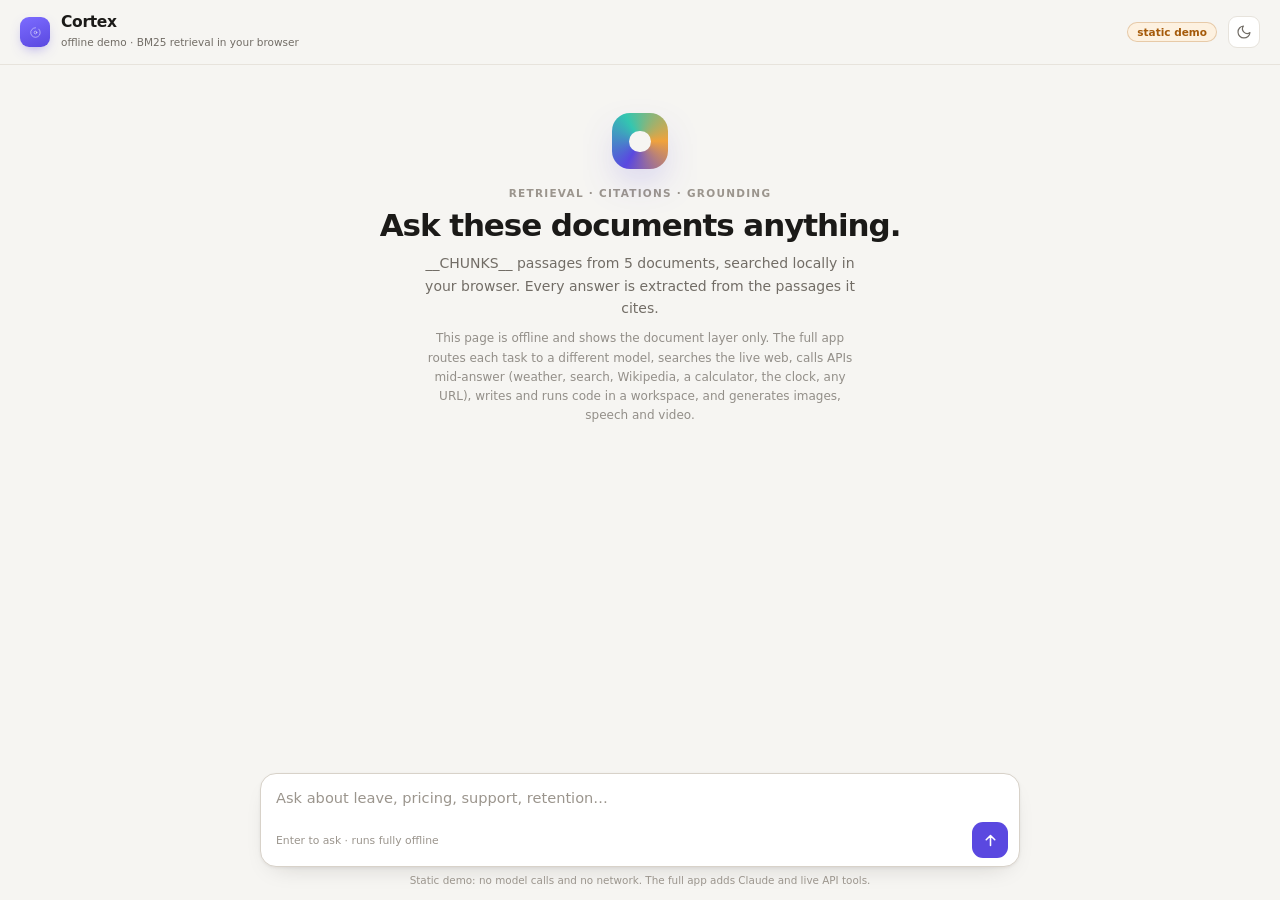
<file: tests/_template_raw.html>
<!doctype html>
<html lang="en" data-theme="light">
<head>
<meta charset="utf-8">
<meta name="viewport" content="width=device-width, initial-scale=1">
<title>Cortex — offline demo</title>
<style>
:root{
  --bg:#f6f5f2; --panel:#fff; --panel-2:#fbfaf7; --panel-3:#f2f0ec;
  --ink:#1b1a18; --ink-2:#3f3c38; --muted:#726d66; --faint:#9b958d;
  --line:#e7e3dc; --line-strong:#d8d2c9;
  --accent:#5a48e0; --accent-2:#7c6cff; --accent-soft:#efecfe; --accent-line:#ded8fd;
  --ok:#0f7a5f; --ok-soft:#e6f5f0; --devel:#a55a09; --warn-soft:#fdf1e0;
  --shadow-md:0 1px 3px rgba(28,24,18,.06),0 10px 26px -14px rgba(28,24,18,.22);
  --shadow-lg:0 2px 6px rgba(28,24,18,.06),0 24px 60px -22px rgba(28,24,18,.30);
  --font:"Inter",ui-sans-serif,system-ui,-apple-system,"Segoe UI",Roboto,Arial,sans-serif;
  --mono:ui-monospace,"SF Mono",Menlo,Consolas,monospace;
}
[data-theme=dark]{
  --bg:#121211; --panel:#1a1917; --panel-2:#1f1e1b; --panel-3:#262420;
  --ink:#efece6; --ink-2:#d4cfc6; --muted:#a49e94; --faint:#847e74;
  --line:#2d2b27; --line-strong:#3b3833;
  --accent:#9a8bff; --accent-2:#b3a7ff; --accent-soft:#241f3f; --accent-line:#38305f;
  --ok:#4ed3a8; --ok-soft:#16302a; --devel:#f0b264; --warn-soft:#332614;
}
*{box-sizing:border-box}
body{margin:0;height:100vh;overflow:hidden;font-family:var(--font);background:var(--bg);color:var(--ink);
  -webkit-font-smoothing:antialiased;display:flex;flex-direction:column}
svg{width:16px;height:16px;fill:none;stroke:currentColor;stroke-width:1.8;stroke-linecap:round;stroke-linejoin:round}
header{display:flex;align-items:center;gap:11px;padding:14px 20px;border-bottom:1px solid var(--line);flex:none}
.logo{width:30px;height:30px;border-radius:9px;background:linear-gradient(160deg,var(--accent-2),var(--accent));
  display:grid;place-items:center;box-shadow:0 5px 14px -6px rgba(90,72,224,.7)}
.logo svg{stroke:#fff;width:17px;height:17px}
.brand{line-height:1.15}
.brand strong{font-size:15.5px;letter-spacing:-.02em;display:block}
.brand span{font-size:10.5px;color:var(--muted)}
.spacer{flex:1}
.pill{font-size:10.5px;font-weight:650;padding:3px 9px;border-radius:99px;background:var(--warn-soft);
  color:var(--devel);border:1px solid color-mix(in srgb,var(--devel) 26%,transparent);white-space:nowrap}
.iconbtn{width:32px;height:32px;border-radius:9px;border:1px solid var(--line);background:var(--panel);
  color:var(--muted);display:grid;place-items:center;cursor:pointer}
.iconbtn:hover{color:var(--ink);border-color:var(--line-strong)}
main{flex:1;overflow-y:auto;padding:22px 20px 8px}
.wrap{max-width:760px;margin:0 auto}
.hero{text-align:center;padding:26px 0 8px}
.orb{width:56px;height:56px;border-radius:18px;margin:0 auto 18px;background:conic-gradient(from 210deg,var(--accent),#33c6b0,#f0a23c,var(--accent));
  box-shadow:0 16px 40px -16px rgba(90,72,224,.7);position:relative}
.orb::after{content:"";position:absolute;inset:31%;border-radius:50%;background:var(--bg)}
.eyebrow{font-size:10.5px;text-transform:uppercase;letter-spacing:.12em;color:var(--faint);font-weight:640;margin:0 0 9px}
h1{font-size:clamp(24px,3.4vw,31px);letter-spacing:-.035em;margin:0 0 9px;font-weight:660;line-height:1.13}
.sub{color:var(--muted);font-size:14px;line-height:1.6;max-width:430px;margin:0 auto}
.grid{display:grid;grid-template-columns:1fr 1fr;gap:9px;margin-top:26px;text-align:left}
.card{text-align:left;cursor:pointer;padding:13px 15px;border-radius:12px;background:var(--panel);
  border:1px solid var(--line);font-size:13.2px;line-height:1.45;color:var(--ink-2);transition:.15s;
  box-shadow:0 1px 2px rgba(28,24,18,.05);font-family:inherit}
.card:hover{border-color:var(--accent-line);background:var(--accent-soft);color:var(--accent);transform:translateY(-1px)}
.card span{display:block;font-size:10px;color:var(--faint);margin-top:5px}
.card:hover span{color:var(--accent)}
.msg{display:flex;gap:11px;margin-bottom:24px}
.av{width:28px;height:28px;border-radius:9px;flex:none;display:grid;place-items:center;font-size:10.5px;
  font-weight:700;background:var(--panel-3);color:var(--muted);border:1px solid var(--line);margin-top:2px}
.msg.bot .av{background:linear-gradient(160deg,var(--accent-2),var(--accent));border:0}
.msg.bot .av svg{stroke:#fff;width:15px;height:15px}
.body{min-width:0;flex:1}
.who{font-size:11.8px;font-weight:650;margin-bottom:5px}
.msg.user .body{background:#f1eefb;border:1px solid var(--accent-line);padding:11px 15px;border-radius:14px 14px 14px 4px;font-size:14.2px;line-height:1.55}
[data-theme=dark] .msg.user .body{background:#242136}
.content{font-size:14.4px;line-height:1.68}
.content p{margin:0 0 10px}
.content ul{margin:0 0 11px;padding-left:21px}
.content li{margin:5px 0}
.content strong{font-weight:640}
.cite{display:inline-grid;place-items:center;min-width:17px;height:17px;padding:0 4px;margin:0 1px;
  vertical-align:1px;border-radius:5px;cursor:pointer;font-size:10.5px;font-weight:700;
  background:var(--accent-soft);color:var(--accent);border:1px solid var(--accent-line);font-family:var(--font)}
.cite:hover{background:var(--accent);color:#fff}
.srcwrap{margin-top:11px}
.srchead{display:inline-flex;align-items:center;gap:6px;font-size:11.8px;font-weight:600;color:var(--muted);
  background:none;border:0;cursor:pointer;padding:4px 0;font-family:inherit}
.srchead:hover{color:var(--accent)}
.srcs{display:flex;flex-wrap:wrap;gap:6px;margin-top:5px}
.chip{display:inline-flex;align-items:center;gap:6px;font-size:11.4px;padding:4px 9px 4px 6px;border-radius:8px;
  cursor:pointer;background:var(--panel-2);border:1px solid var(--line);color:var(--ink-2);font-family:inherit}
.chip:hover{border-color:var(--accent-line);background:var(--accent-soft);color:var(--accent)}
.chip .n{font-weight:700;font-size:9.5px;width:15px;height:15px;border-radius:4px;display:grid;place-items:center;
  background:var(--accent-soft);color:var(--accent)}
.chip .pg{color:var(--faint)}
.meta{display:flex;gap:8px;align-items:center;margin-top:9px;font-size:10.8px;color:var(--faint)}
.ground{display:inline-flex;align-items:center;gap:5px;font-size:10.8px;font-weight:560;padding:3px 8px;
  border-radius:99px;background:var(--ok-soft);color:var(--ok);border:1px solid color-mix(in srgb,var(--ok) 26%,transparent)}
footer{flex:none;padding:8px 20px 14px}
.composer{max-width:760px;margin:0 auto;background:var(--panel);border:1px solid var(--line-strong);
  border-radius:16px;padding:11px 11px 8px 15px;box-shadow:var(--shadow-md);display:flex;flex-direction:column;gap:8px}
.composer:focus-within{border-color:color-mix(in srgb,var(--accent) 45%,var(--line-strong));
  box-shadow:0 0 0 4px color-mix(in srgb,var(--accent) 11%,transparent),var(--shadow-md)}
textarea{width:100%;border:0;outline:0;resize:none;background:transparent;color:var(--ink);font:inherit;
  font-size:14.6px;line-height:1.55;max-height:140px;padding:2px 0 4px}
textarea::placeholder{color:var(--faint)}
.bar{display:flex;align-items:center;justify-content:space-between}
.hint{font-size:10.8px;color:var(--faint)}
.send{width:36px;height:36px;border-radius:11px;border:0;background:var(--accent);color:#fff;
  display:grid;place-items:center;cursor:pointer}
.send:disabled{opacity:.35;cursor:not-allowed}
.send svg{width:17px;height:17px;stroke-width:2.2}
.foot{max-width:760px;margin:7px auto 0;text-align:center;font-size:10.4px;color:var(--faint)}
.pop{position:fixed;z-index:60;width:min(430px,calc(100vw - 28px));background:var(--panel);
  border:1px solid var(--line-strong);border-radius:14px;box-shadow:var(--shadow-lg);padding:12px 14px 13px}
.pop h4{margin:0 0 2px;font-size:12.8px;letter-spacing:-.01em}
.pop .pm{font-size:10.8px;color:var(--faint);display:flex;gap:7px;flex-wrap:wrap}
.pop .pb{margin-top:9px;padding-top:9px;border-top:1px solid var(--line);font-size:12.4px;line-height:1.6;
  color:var(--ink-2);max-height:230px;overflow-y:auto;white-space:pre-wrap}
.pop .pb mark{background:color-mix(in srgb,var(--accent) 20%,transparent);color:inherit;border-radius:3px;padding:0 2px}
.x{position:absolute;top:9px;right:9px;width:24px;height:24px;border:0;background:none;color:var(--faint);
  cursor:pointer;border-radius:6px;display:grid;place-items:center}
.x:hover{background:var(--panel-3);color:var(--ink)}
.hidden{display:none!important}
@media(max-width:680px){.grid{grid-template-columns:1fr}main{padding:16px 13px 6px}footer{padding:6px 12px 12px}}
</style>
</head>
<body>
<header>
  <div class="logo"><svg viewBox="0 0 64 64"><path d="M32 14a18 18 0 1 0 12.7 5.3"/><circle cx="32" cy="32" r="5"/></svg></div>
  <div class="brand"><strong>Cortex</strong><span>offline demo · BM25 retrieval in your browser</span></div>
  <div class="spacer"></div>
  <span class="pill">static demo</span>
  <button class="iconbtn" id="theme" title="Toggle theme">
    <svg viewBox="0 0 24 24"><path d="M21 12.8A9 9 0 1 1 11.2 3a7 7 0 0 0 9.8 9.8z"/></svg>
  </button>
</header>

<main id="scroller">
  <div class="wrap" id="thread">
    <div class="hero" id="hero">
      <div class="orb"></div>
      <p class="eyebrow">retrieval · citations · grounding</p>
      <h1>Ask these documents anything.</h1>
      <p class="sub">__CHUNKS__ passages from 5 documents, searched locally in your browser.
        Every answer is extracted from the passages it cites.</p>
      <p class="sub" style="margin-top:10px;font-size:12px;opacity:.75">
        This page is offline and shows the document layer only. The full app routes each
        task to a different model, searches the live web, calls APIs mid-answer (weather,
        search, Wikipedia, a calculator, the clock, any URL), writes and runs code in a
        workspace, and generates images, speech and video.
      </p>
      <div class="grid" id="starters"></div>
    </div>
  </div>
</main>

<footer>
  <div class="composer">
    <textarea id="input" rows="1" placeholder="Ask about leave, pricing, support, retention…"></textarea>
    <div class="bar">
      <span class="hint">Enter to ask · runs fully offline</span>
      <button class="send" id="send" aria-label="Send">
        <svg viewBox="0 0 24 24"><path d="M12 19V5M6 11l6-6 6 6"/></svg>
      </button>
    </div>
  </div>
  <div class="foot">Static demo: no model calls and no network. The full app adds Claude and live API tools.</div>
</footer>

<div class="pop hidden" id="pop">
  <button class="x" id="popx"><svg viewBox="0 0 24 24"><path d="M6 6l12 12M18 6L6 18"/></svg></button>
  <h4 id="popt"></h4>
  <div class="pm" id="popm"></div>
  <div class="pb" id="popb"></div>
</div>

<script>
const CHUNKS = __DATA__;
const SUGGESTED = __SUGGESTED__;

/* ---------- BM25 ---------- */
const STOP = new Set("a an and are as at be been being but by can could did do does doing for from had has have having he her here hers him his how i if in into is it its itself just me more most my no nor not of off on once only or other our out over own same she should so some such than that the their them then there these they this those through to too under until up very was we were what when where which while who whom why will with would you your many much any also still just get got please tell".split(" "));
const stem = t => t.length>5&&t.endsWith("ing")?t.slice(0,-3):
  t.length>5&&t.endsWith("ied")?t.slice(0,-3)+"y":
  t.length>4&&t.endsWith("ies")?t.slice(0,-3)+"y":
  t.length>4&&t.endsWith("es")&&!t.endsWith("ses")?t.slice(0,-2):
  t.length>3&&t.endsWith("s")&&!t.endsWith("ss")?t.slice(0,-1):t;
const tok = s => (s.toLowerCase().match(/[a-z0-9][a-z0-9'\-]*/g)||[])
  .map(x=>x.replace(/^['-]+|['-]+$/g,"")).filter(x=>x.length>1&&!STOP.has(x)).map(stem);

const DOCS = CHUNKS.map(c => ({
  ...c,
  toks: tok(c.t + " " + c.d + " " + c.h),
  raw: (" " + c.t + " " + c.d + " " + c.h + " ").toLowerCase().replace(/[ \t\n\r]+/g, " ")
}));
// plain (unstemmed) words for phrase matching
const words = s => (s.toLowerCase().match(/[a-z0-9][a-z0-9'-]*/g) || []).filter(w => w.length > 2);
const N = DOCS.length;
const avgdl = DOCS.reduce((a,d)=>a+d.toks.length,0)/N;
const df = {};
DOCS.forEach(d => new Set(d.toks).forEach(t => df[t]=(df[t]||0)+1));
const idf = t => Math.log(1 + (N-(df[t]||0)+0.5)/((df[t]||0)+0.5));

function bm25(qt, phraseBonus){
  const k1=1.5,b=0.75;
  return DOCS.map(d=>{
    const tf={}; d.toks.forEach(t=>tf[t]=(tf[t]||0)+1);
    let s=0;
    for(const t of new Set(qt)){
      const f=tf[t]; if(!f) continue;
      s += idf(t) * (f*(k1+1))/(f + k1*(1-b+b*d.toks.length/avgdl));
    }
    s = s / Math.max(1, Math.sqrt(new Set(qt).size));
    return s + (phraseBonus ? phraseBonus(d) : 0);
  });
}

// adjacent query-word pairs appearing verbatim ("annual leave", "carry over")
function phraseMatcher(q){
  const w = words(q);
  const pairs = [];
  for(let i=0;i<w.length-1;i++) pairs.push(w[i]+" "+w[i+1]);
  if(!pairs.length) return null;
  return d => pairs.reduce((a,p)=> a + (d.raw.includes(" "+p+" ") ? 1 : 0), 0) * 1.8;
}

function search(q){
  const qt = tok(q);
  const scores = bm25(qt, phraseMatcher(q));
  const idx = scores.map((s,i)=>({s,i})).filter(x=>x.s>0).sort((a,b)=>b.s-a.s).slice(0,6);
  return idx.map(({s,i},rank)=>({...DOCS[i], score:s, rank, idx:i}));
}

function qtSize(q){ return Math.max(1, new Set(tok(q)).size); }

// terms the corpus has never seen ("ceo", "berlin") mean we cannot answer
function unknownTerms(q){
  return [...new Set(tok(q))].filter(t => !(df[t] > 0) && t.length > 2);
}

/* ---------- answer ---------- */
const sentences = t => t.split(/\n\s*\n/).flatMap(p=>p.replace(/\s+/g," ").split(/(?<=[.!?])\s+/))
  .map(s=>s.trim()).filter(s=>s.length>30);

function answer(q, hits){
  const qt = new Set(tok(q));
  const picked = [];
  const seen = new Set();
  hits.slice(0,3).forEach((h,i)=>{
    let body = h.t;
    if (h.h && body.startsWith(h.h)) body = body.slice(h.h.length).replace(/^\n+/,"");
    let taken=0;
    for(const s of sentences(body)){
      const key = s.slice(0,60).toLowerCase();
      if(seen.has(key) || s.includes("| ---")) continue;
      const ts = new Set(tok(s));
      let shared=0; qt.forEach(t=>{ if(ts.has(t)) shared++; });
      if(!shared) continue;
      seen.add(key);
      picked.push({ txt: s.replace(/\*\*/g,""), n: i+1, sc: shared/Math.sqrt(qt.size||1) });
      if(++taken>=2) break;
    }
  });
  picked.sort((a,b)=>b.sc-a.sc);
  const best = picked.length? picked[0].sc : 0;
  const keep = picked.filter(p=>p.sc >= best*0.5).slice(0,4);
  keep.sort((a,b)=>a.n-b.n);
  return keep;
}

function verified(sent, hits){
  const c = (sent.match(/\[(\d)\]/g)||[]).map(x=>+x[1]);
  if(!c.length) return false;
  const probe = tok(sent.replace(/\[\d\]/g," "));
  const src = new Set(tok(hits[(c[0]||1)-1]?.t||""));
  if(!probe.length) return false;
  let shared=0; probe.forEach(t=>{ if(src.has(t)) shared++; });
  return shared/probe.length >= 0.42;
}

/* ---------- render ---------- */
const $ = s => document.querySelector(s);
const esc = s => String(s).replace(/[&<>"]/g,c=>({"&":"&amp;","<":"&lt;",">":"&gt;",'"':"&quot;"}[c]));
const thread = $("#thread"), scroller = $("#scroller");
let busy = false;

function markdown(t){
  const inline = s => esc(s)
    .replace(/\*\*([^*]+)\*\*/g, "<strong>$1</strong>")
    .replace(/\[(\d)\]/g, '<button class="cite" data-n="$1">$1</button>');

  const out = [];
  let list = null;
  for (const raw of t.split("\n")) {
    const line = raw.trim();
    if (!line) { if (list) { out.push(list); list = null; } continue; }
    if (line.startsWith("- ")) {
      if (!list) list = ["<ul>"];
      list.push("<li>" + inline(line.slice(2)) + "</li>");
    } else {
      if (list) { out.push(list); list = null; }
      out.push("<p>" + inline(line) + "</p>");
    }
  }
  if (list) out.push(list);
  return out.map(x => Array.isArray(x) ? x.join("") + "</ul>" : x).join("");
}

function addUser(text){
  const el = document.createElement("div");
  el.className = "msg user";
  el.innerHTML = `<div class="av">You</div><div class="body">${esc(text)}</div>`;
  thread.appendChild(el);
}

function addBot(text, hits){
  const el = document.createElement("div");
  el.className = "msg bot";
  const chips = hits.map((h,i)=>`<button class="chip" data-i="${i}">
      <span class="n">${i+1}</span><span>${esc(h.d)}</span>
      ${h.d.endsWith(".pdf")?`<span class="pg">p.${h.p}</span>`:""}</button>`).join("");
  const grounded = hits.length
    ? text.split(/(?<=[.!?])\s+(?!\[)|\n+/).filter(s=>/\[\d\]/.test(s)).map(s=>verified(s,hits))
    : [];
  const okCount = grounded.filter(Boolean).length;
  el.innerHTML = `
    <div class="av"><svg viewBox="0 0 64 64"><path d="M32 14a18 18 0 1 0 12.7 5.3"/><circle cx="32" cy="32" r="5"/></svg></div>
    <div class="body">
      <div class="who">Cortex</div>
      <div class="content">${markdown(text)}</div>
      <div class="srcwrap">
        <button class="srchead" id="toggle">${hits.length} source${hits.length>1?"s":""}</button>
        <div class="srcs">${chips}</div>
      </div>
      <div class="meta">
        ${grounded.length?`<span class="ground"><svg viewBox="0 0 24 24"><path d="M20 6L9 17l-5-5"/></svg>${okCount}/${grounded.length} claims grounded</span>`:""}
        <span>${hits.length} passages</span><span>·</span><span>0.4s</span>
      </div>
    </div>`;
  thread.appendChild(el);
  el.querySelector("#toggle").onclick = () => {
    const s = el.querySelector(".srcs");
    s.classList.toggle("hidden");
  };
  el.querySelectorAll(".chip").forEach(c => c.onclick = ev => openPop(hits[+c.dataset.i], ev));
  el.querySelectorAll(".cite").forEach(c => c.onclick = ev => openPop(hits[+c.dataset.n-1], ev));
  return el;
}

function openPop(h, ev){
  if(!h) return;
  $("#popt").textContent = h.d;
  $("#popm").innerHTML = [h.d.endsWith(".pdf")?`page ${h.p}`:"", esc((h.h||"").split("›").slice(-2).join(" › "))]
    .filter(Boolean).map(x=>`<span>${x}</span>`).join("<span>·</span>");
  $("#popb").innerHTML = esc(h.t);
  const pop = $("#pop");
  pop.classList.remove("hidden");
  const r = ev.currentTarget.getBoundingClientRect(), pr = pop.getBoundingClientRect();
  let left = Math.max(12, Math.min(innerWidth - pr.width - 12, r.left + r.width/2 - pr.width/2));
  let top = r.bottom + 8;
  if(top + pr.height > innerHeight - 12) top = Math.max(12, r.top - pr.height - 8);
  pop.style.left = left+"px"; pop.style.top = top+"px";
}
$("#popx").onclick = () => $("#pop").classList.add("hidden");
document.addEventListener("click", e => {
  if(!e.target.closest("#pop") && !e.target.closest(".chip") && !e.target.closest(".cite"))
    $("#pop").classList.add("hidden");
});

function ask(q){
  if(busy || !q.trim()) return;
  busy = true; $("#send").disabled = true;
  $("#hero")?.remove();
  addUser(q);
  const unknown = unknownTerms(q);
  const hits = search(q);
  const scroll = () => scroller.scrollTo({top: scroller.scrollHeight, behavior:"smooth"});
  scroll();
  setTimeout(()=>{
    if(!hits.length || (unknown.length && (unknown.length >= qtSize(q) * 0.4 || qtSize(q) <= 4))){
      const topic = unknown.length ? `“${unknown.slice(0,3).join("”, “")}”` : "that";
      addBot(`I couldn't find anything about ${topic} in these five documents. ` +
             "Try asking about leave, pricing, support targets or data retention — those are what this demo corpus covers.", []);
    } else {
      const keeps = answer(q, hits);
      const text = keeps.length
        ? "Here's what your documents say:\n\n" + keeps.map(k=>`- ${k.txt} [${k.n}]`).join("\n")
        : "I found related passages but couldn't isolate a clean answer. The nearest sources are below.";
      addBot(text, hits);
    }
    busy = false; $("#send").disabled = false;
    scroll();
  }, 340);
}

$("#starters").innerHTML = SUGGESTED.map(q=>`<button class="card">${esc(q)}<span>grounded &amp; cited</span></button>`).join("");
$("#starters").onclick = e => { const b = e.target.closest(".card"); if(b) ask(b.firstChild.textContent.trim()); };
$("#send").onclick = () => { ask($("#input").value); $("#input").value=""; $("#input").style.height="auto"; };
$("#input").addEventListener("keydown", e => {
  if(e.key==="Enter" && !e.shiftKey){ e.preventDefault(); ask($("#input").value); $("#input").value=""; $("#input").style.height="auto"; }
});
$("#input").addEventListener("input", e => {
  e.target.style.height="auto"; e.target.style.height=Math.min(e.target.scrollHeight,140)+"px";
});
$("#theme").onclick = () => {
  const dark = document.documentElement.dataset.theme === "dark";
  document.documentElement.dataset.theme = dark ? "light" : "dark";
};
$("#input").focus();
</script>
</body>
</html>
</file>
